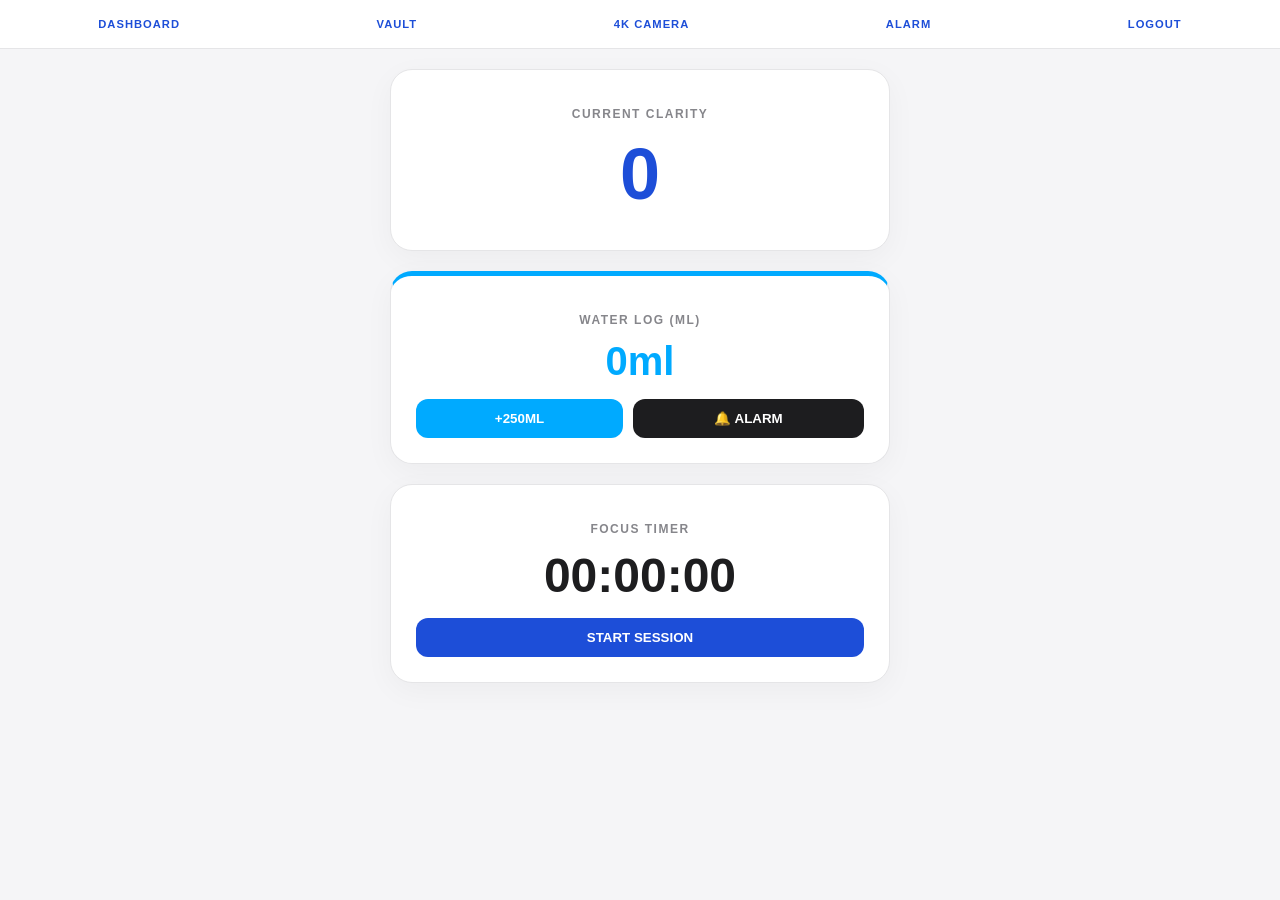
<file: src/main/resources/templates/index.html>
<!DOCTYPE html>
<html xmlns:th="http://www.thymeleaf.org">
<head>
<meta name="viewport" content="width=device-width, initial-scale=1.0">
<link rel="manifest" href="/manifest.json">
<style>
body { background:#f5f5f7; color:#1d1d1f; font-family:-apple-system,sans-serif; margin:0; padding:0; }
.nav { display:flex; justify-content:space-around; padding:18px 0; background:white; border-bottom:1px solid #e5e5e7; position:sticky; top:0; z-index:100; }
.nav a { color:#1d4ed8; text-decoration:none; font-weight:700; font-size:0.7rem; text-transform:uppercase; letter-spacing:1px; }
.container { padding:20px; max-width:500px; margin:auto; }
.card { background:white; border-radius:22px; padding:25px; box-shadow:0 8px 30px rgba(0,0,0,0.04); margin-bottom:20px; border:1px solid #e5e5e7; text-align:center; }
.score-big { font-size:4.5rem; color:#1d4ed8; font-weight:800; margin:10px 0; }
.label { color:#86868b; font-size:0.75rem; font-weight:600; text-transform:uppercase; letter-spacing:1.5px; }
.btn-row { display:flex; gap:10px; margin-top:15px; }
.btn { flex:1; padding:12px; border-radius:12px; border:none; font-weight:bold; color:white; transition:0.3s; }
.btn-blue { background:#1d4ed8; } .btn-water { background:#00aaff; } .btn-dark { background:#1d1d1f; }
</style>
</head>
<body>
    <div class="nav">
        <a href="/">Dashboard</a>
        <a href="/vault">Vault</a>
        <a href="/recorder">4K Camera</a>
        <a href="/alarm">Alarm</a>
        <a href="/logout">Logout</a>
    </div>
<script>
    // 1. Install the "App" Capability
    if ('serviceWorker' in navigator) {
        navigator.serviceWorker.register('/sw.js');
    }

    // 2. Local Independent Water Reminder
    function startWaterReminder() {
        // Asks for permission to send pop-ups
        Notification.requestPermission().then(perm => {
            if (perm === 'granted') {
                alert("Clarity Water Tracker Activated. Reminders every 2 hours.");
                // This runs inside the browser independent of the server!
                setInterval(() => {
                    new Notification("🌊 Drink Water", {
                        body: "Maintain Clarity. Drink 250ml now.",
                        icon: "https://cdn-icons-png.flaticon.com/512/591/591564.png"
                    });
                }, 7200000); // 7200000 ms = 2 hours
            }
        });
    }
</script>

    <div class="container">
        <!-- SCORE -->
        <div class="card">
            <p class="label">CURRENT CLARITY</p>
            <div class="score-big" th:text="${user.score}">0</div>
        </div>

        <!-- WATER (Independent Alert System) -->
        <div class="card" style="border-top:5px solid #00aaff">
            <p class="label">WATER LOG (ML)</p>
            <div style="font-size:2.5rem;color:#00aaff;font-weight:700" th:text="${user.water + 'ml'}">0ml</div>
            <div class="btn-row">
                <form action="/water/add" method="POST" style="flex:1">
                    <button type="submit" class="btn btn-water" style="width:100%">+250ML</button>
                </form>
                <button onclick="startWaterReminders()" class="btn btn-dark">🔔 ALARM</button>
            </div>
        </div>

        <!-- STUDY TRACKER -->
        <div class="card">
            <p class="label">FOCUS TIMER</p>
            <div id="displayTimer" style="font-size:3rem;font-weight:800;margin:10px 0">00:00:00</div>
            <div class="btn-row">
                <button onclick="toggleTimer()" id="mainTimerBtn" class="btn btn-blue">START SESSION</button>
            </div>
        </div>
    </div>

    <script>
    // 1. INDEPENDENT WATER ALERTS (Browser Native)
    function startWaterReminders() {
        Notification.requestPermission().then(p => {
            if (p === 'granted') {
                alert("Independent Clarity Alert Activated: Every 2 Hours");
                setInterval(() => {
                    new Notification("🌊 Clarity Water Engine", {
                        body: "Drink 250ml now to maintain your cognitive edge.",
                        icon: "https://cdn-icons-png.flaticon.com/512/591/591564.png"
                    });
                }, 7200000); 
            }
        });
    }

    // 2. STUDY TIMER LOGIC
    let seconds = 0, timerRunning = false, timerInterval;
    function toggleTimer() {
        const btn = document.getElementById('mainTimerBtn');
        if(!timerRunning) {
            timerRunning = true; btn.innerText = "FINISH & LOG"; btn.style.background = "#ff3b30";
            timerInterval = setInterval(() => {
                seconds++;
                let h=Math.floor(seconds/3600), m=Math.floor((seconds%3600)/60), s=seconds%60;
                document.getElementById('displayTimer').innerText = 
                `${h.toString().padStart(2,'0')}:${m.toString().padStart(2,'0')}:${s.toString().padStart(2,'0')}`;
            }, 1000);
        } else {
            // STOP AND SEND TO DATABASE
            clearInterval(timerInterval);
            const f = document.createElement('form'); f.method='POST'; f.action='/study/save';
            const i = document.createElement('input'); i.name='seconds'; i.value=seconds;
            f.appendChild(i); document.body.appendChild(f); f.submit();
        }
</file>
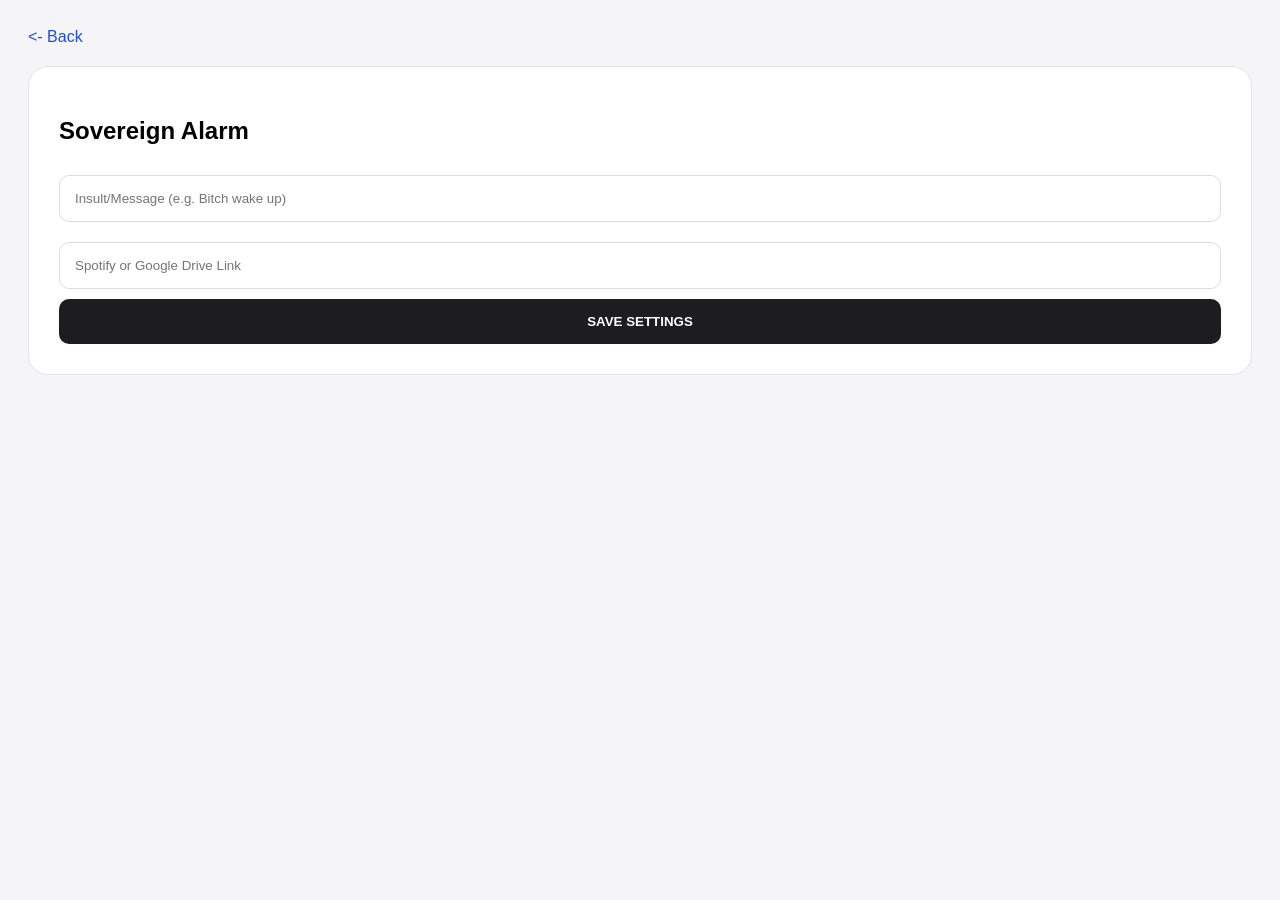
<file: src/main/resources/templates/alarm.html>
<!DOCTYPE html>
<html>
<head><meta name="viewport" content="width=device-width, initial-scale=1.0">
<style>body{background:#f5f5f7;font-family:sans-serif;padding:20px;} 
.card{background:white;padding:30px;border-radius:20px;border:1px solid #e5e5e7;}
input{width:100%;padding:15px;margin:10px 0;border-radius:10px;border:1px solid #ddd;box-sizing:border-box;}
button{width:100%;padding:15px;background:#1d1d1f;color:white;border:none;border-radius:10px;font-weight:bold;}</style></head>
<body>
    <a href="/" style="text-decoration:none;color:#1d4ed8;"><- Back</a>
    <div class="card" style="margin-top:20px;">
        <h2>Sovereign Alarm</h2>
        <form method="POST">
            <input name="msg" placeholder="Insult/Message (e.g. Bitch wake up)">
            <input name="music" placeholder="Spotify or Google Drive Link">
            <button type="submit">SAVE SETTINGS</button>
        </form>
    </div>
</body>
</html>
</file>
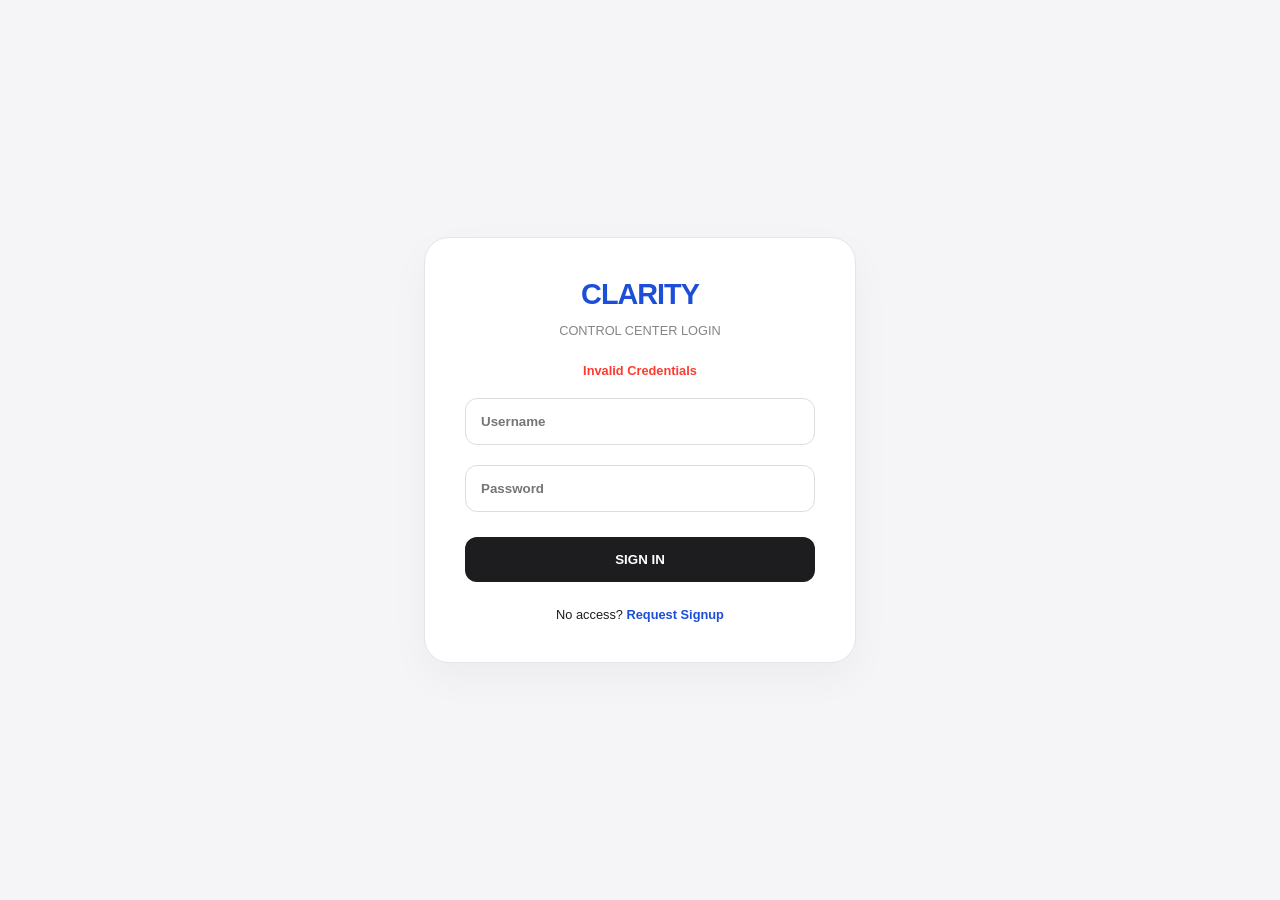
<file: src/main/resources/templates/login.html>
<!DOCTYPE html>
<html lang="en">
<head>
    <meta name="viewport" content="width=device-width, initial-scale=1.0">
    <title>Clarity | Auth</title>
    <style>
        body { background:#f5f5f7; color:#1d1d1f; font-family:-apple-system, sans-serif; display:flex; align-items:center; justify-content:center; height:100vh; margin:0; }
        .card { background:white; border-radius:25px; padding:40px; width:85%; max-width:350px; box-shadow:0 15px 40px rgba(0,0,0,0.04); border:1px solid #e5e5e7; text-align:center; }
        .logo { color:#1d4ed8; font-weight:800; font-size:1.8rem; margin-bottom:5px; letter-spacing:-1px; }
        p { color:#86868b; font-size:0.8rem; margin-bottom:25px; }
        input { width:100%; padding:15px; margin:10px 0; border-radius:12px; border:1px solid #ddd; outline:none; font-weight:600; box-sizing:border-box; }
        button { width:100%; padding:15px; background:#1d1d1f; color:white; border:none; border-radius:12px; font-weight:bold; cursor:pointer; margin-top:15px; }
        .error { color: #ff3b30; font-size: 0.8rem; margin-bottom: 10px; font-weight: 600; }
        .footer { margin-top:25px; font-size:0.8rem; }
        a { color:#1d4ed8; text-decoration:none; font-weight:bold; }
    </style>
</head>
<body>
    <div class="card">
        <div class="logo">CLARITY</div>
        <p>CONTROL CENTER LOGIN</p>
        
        <!-- This line shows if your password was wrong -->
        <div class="error" th:if="${param.error}">Invalid Credentials</div>

        <form action="/login" method="POST">
            <input name="username" placeholder="Username" required autocomplete="off">
            <input name="password" type="password" placeholder="Password" required>
            <button type="submit">SIGN IN</button>
        </form>
        
        <div class="footer">
            No access? <a href="/signup">Request Signup</a>
        </div>
    </div>
</body>
</html>
</file>
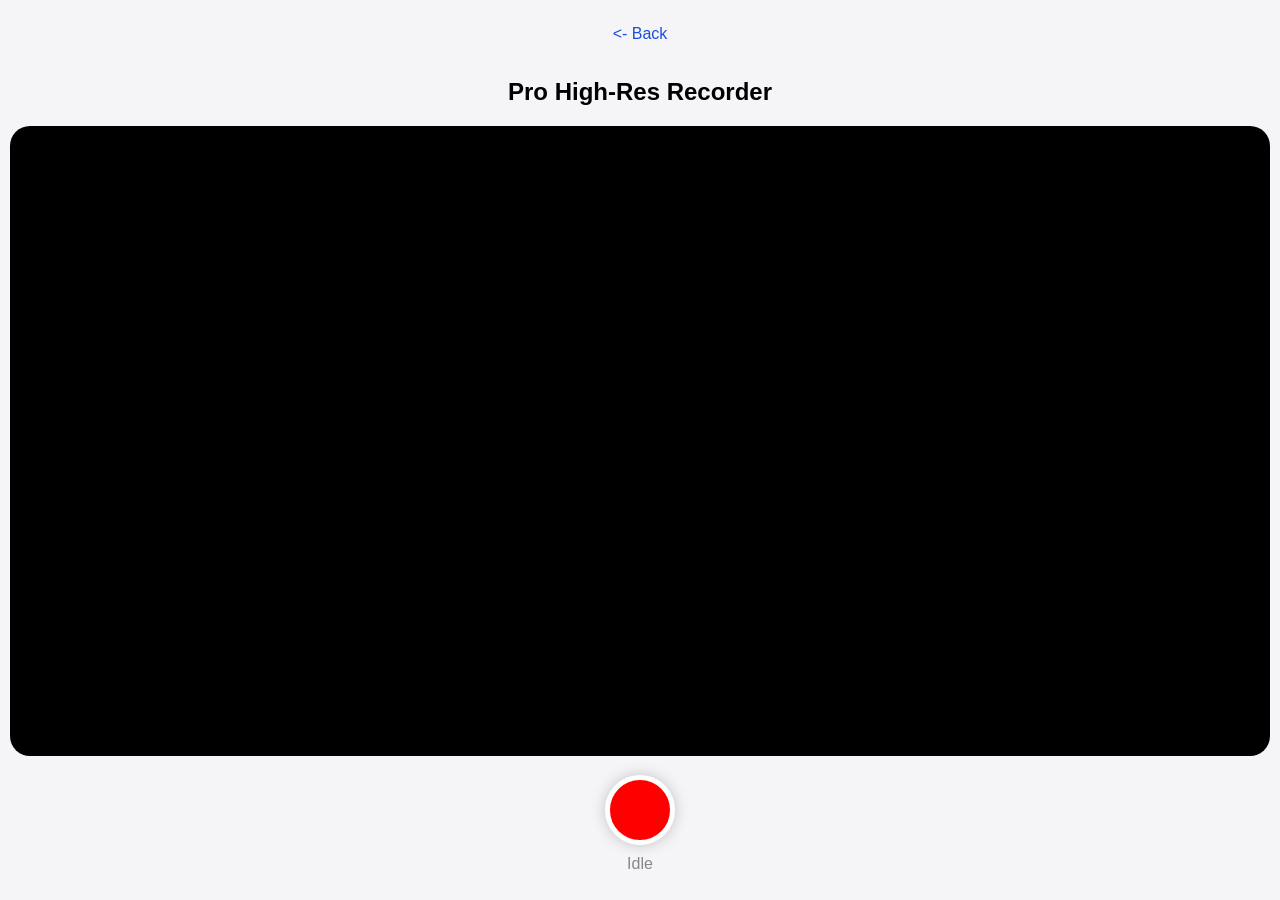
<file: src/main/resources/templates/recorder.html>
<!DOCTYPE html>
<html>
<head><meta name="viewport" content="width=device-width, initial-scale=1.0">
<style>body{background:#f5f5f7;font-family:sans-serif;text-align:center;padding:10px;margin:0;}
video{width:100%;border-radius:20px;background:black;margin-bottom:15px;}
.rec-btn{width:70px;height:70px;border-radius:50%;background:red;border:5px solid white;box-shadow:0 0 15px rgba(0,0,0,0.2);}</style>
</head>
<body>
    <div style="padding:15px;"><a href="/" style="text-decoration:none;color:#1d4ed8;"><- Back</a></div>
    <h2>Pro High-Res Recorder</h2>
    <video id="preview" autoplay muted playsinline></video>
    <button class="rec-btn" id="recordBtn" onclick="toggleRecord()"></button>
    <p id="status" style="color:#86868b;margin-top:10px;">Idle</p>

    <script>
        let mediaRecorder, chunks = [];
        // Requests the maximum resolution available (4K target)
        navigator.mediaDevices.getUserMedia({ video: { width: 3840, height: 2160 }, audio: true })
            .then(stream => {
                document.getElementById('preview').srcObject = stream;
                mediaRecorder = new MediaRecorder(stream, { mimeType: 'video/webm;codecs=vp9' });
                mediaRecorder.ondataavailable = e => chunks.push(e.data);
                mediaRecorder.onstop = () => {
                    const blob = new Blob(chunks, { type: 'video/webm' });
                    const url = URL.createObjectURL(blob);
                    const a = document.createElement('a');
                    a.href = url; a.download = 'clarity_growth_record.webm'; a.click(); // Automatic download to phone
                };
            });

        function toggleRecord() {
            const btn = document.getElementById('recordBtn');
            const status = document.getElementById('status');
            if(mediaRecorder.state === "inactive") {
                mediaRecorder.start();
                btn.style.borderRadius = "10px";
                status.innerText = "RECORDING 4K...";
            } else {
                mediaRecorder.stop();
                btn.style.borderRadius = "50%";
                status.innerText = "Processing Video...";
            }
        }
    </script>
</body>
</html>
</file>
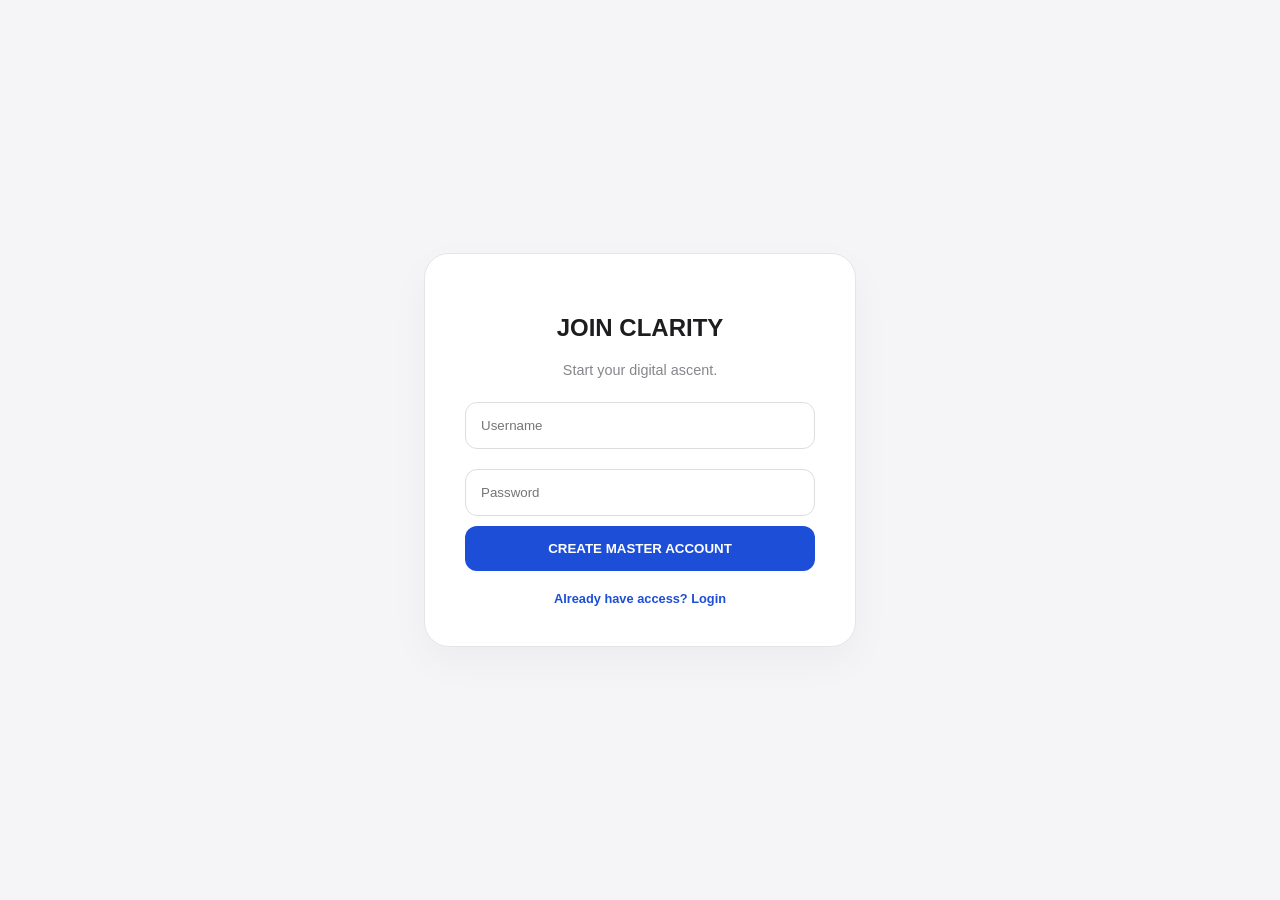
<file: src/main/resources/templates/signup.html>
<!DOCTYPE html>
<html lang="en">
<head>
    <meta name="viewport" content="width=device-width, initial-scale=1.0">
    <title>Clarity | Signup</title>
    <style>
        body { background:#f5f5f7; color:#1d1d1f; font-family:-apple-system, sans-serif; display:flex; align-items:center; justify-content:center; height:100vh; margin:0; }
        .card { background:white; border-radius:25px; padding:40px; width:85%; max-width:350px; box-shadow:0 15px 40px rgba(0,0,0,0.04); border:1px solid #e5e5e7; text-align:center; }
        input { width:100%; padding:15px; margin:10px 0; border-radius:12px; border:1px solid #ddd; outline:none; box-sizing:border-box; }
        button { width:100%; padding:15px; background:#1d4ed8; color:white; border:none; border-radius:12px; font-weight:bold; }
        a { color:#1d4ed8; text-decoration:none; font-size:0.8rem; font-weight:600; display:block; margin-top:20px;}
    </style>
</head>
<body>
    <div class="card">
        <h2>JOIN CLARITY</h2>
        <p style="color:#86868b;font-size:0.9rem">Start your digital ascent.</p>
        <form method="POST">
            <input name="username" placeholder="Username" required>
            <input name="password" type="password" placeholder="Password" required>
            <button type="submit">CREATE MASTER ACCOUNT</button>
        </form>
        <a href="/login">Already have access? Login</a>
    </div>
</body>
</html>
</file>
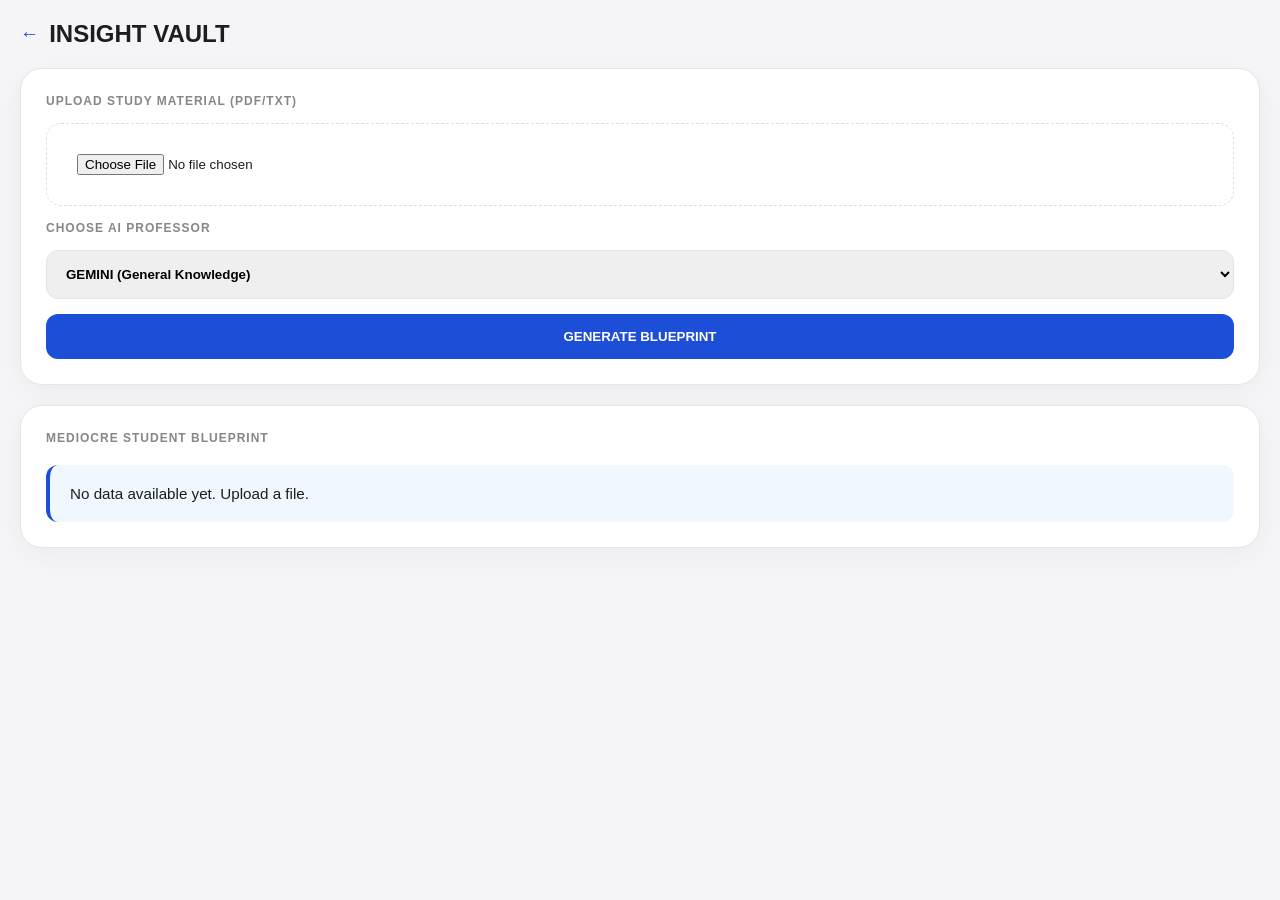
<file: src/main/resources/templates/vault.html>
<!DOCTYPE html>
<html xmlns:th="http://www.thymeleaf.org">
<head>
    <meta name="viewport" content="width=device-width, initial-scale=1.0">
    <title>Clarity | Vault</title>
    <style>
        body { background:#f5f5f7; color:#1d1d1f; font-family:sans-serif; margin:0; padding:20px; }
        .header { display:flex; align-items:center; gap:10px; margin-bottom:20px; }
        .card { background:white; border-radius:22px; padding:25px; box-shadow:0 8px 30px rgba(0,0,0,0.04); border:1px solid #e5e5e7; margin-bottom:20px; }
        .label { color:#86868b; font-size:0.75rem; font-weight:700; letter-spacing:1px; margin-bottom:15px; display:block; }
        input[type="file"] { border:1px dashed #ddd; width:100%; padding:30px; text-align:center; border-radius:15px; margin-bottom:15px; box-sizing:border-box; }
        select, button { width:100%; padding:15px; border-radius:12px; border:1px solid #e5e5e7; font-weight:700; }
        button { background:#1d4ed8; color:white; border:none; margin-top:15px; }
        .blueprint { border-left:4px solid #1d4ed8; padding-left:15px; background:#f0f7ff; padding:20px; border-radius:12px; margin-top:20px; font-size:0.95rem; }
    </style>
</head>
<body>
    <div class="header">
        <a href="/" style="text-decoration:none; font-size:1.2rem; color:#1d4ed8;">←</a>
        <h3 style="margin:0; font-weight:800; font-size:1.5rem;">INSIGHT VAULT</h3>
    </div>

    <div class="card">
        <span class="label">UPLOAD STUDY MATERIAL (PDF/TXT)</span>
        <form action="/upload" method="POST" enctype="multipart/form-data">
            <input type="file" name="file" required>
            <span class="label">CHOOSE AI PROFESSOR</span>
            <select name="engine">
                <option value="Gemini">GEMINI (General Knowledge)</option>
                <option value="Perplexity">PERPLEXITY (Internet Research)</option>
                <option value="Gauth">GAUTH AI (Mathematical Genius)</option>
                <option value="Kimi">KIMI (Large Doc Context)</option>
                <option value="Studly">STUDLY (Flashcard Arch)</option>
            </select>
            <button type="submit">GENERATE BLUEPRINT</button>
        </form>
    </div>

    <!-- AI Output appears here -->
    <div class="card" th:if="${analysis}">
        <span class="label">MEDIOCRE STUDENT BLUEPRINT</span>
        <div class="blueprint" th:text="${analysis}">No data available yet. Upload a file.</div>
    </div>

</body>
</html>
</file>
